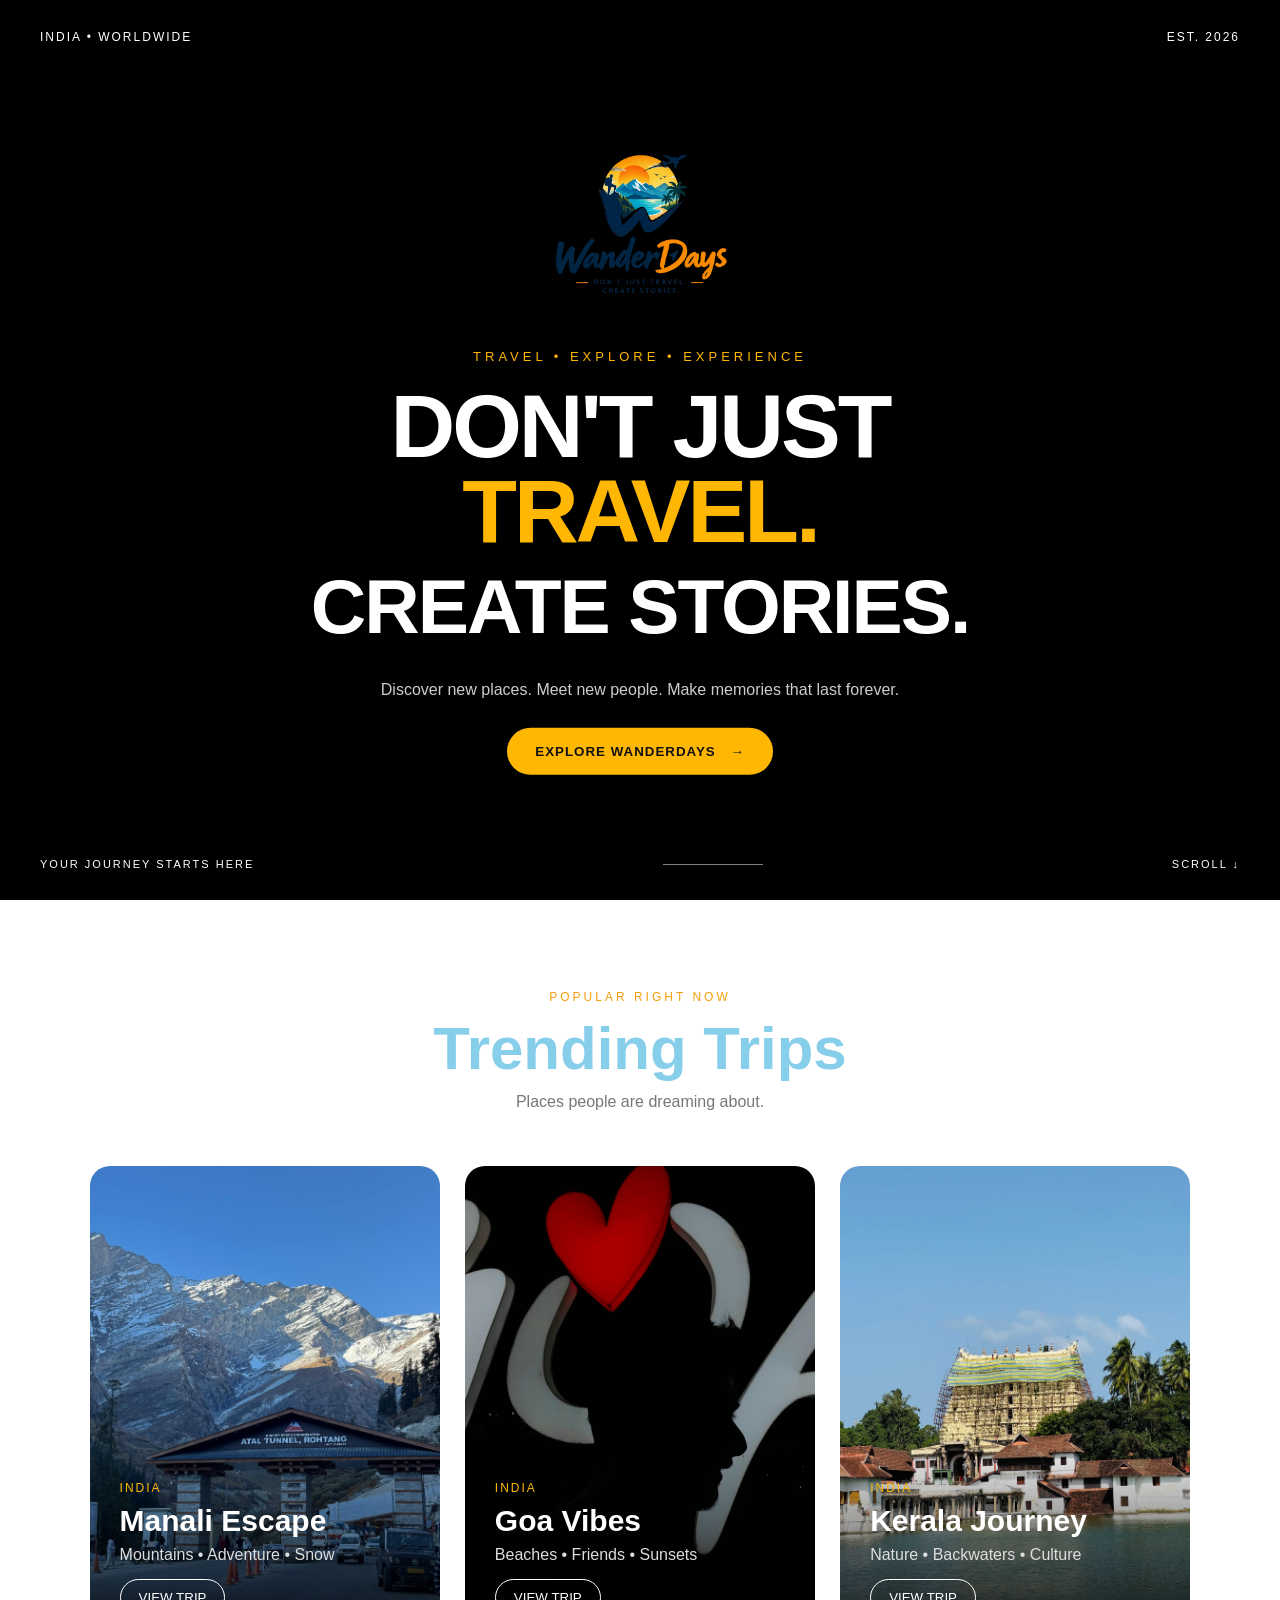
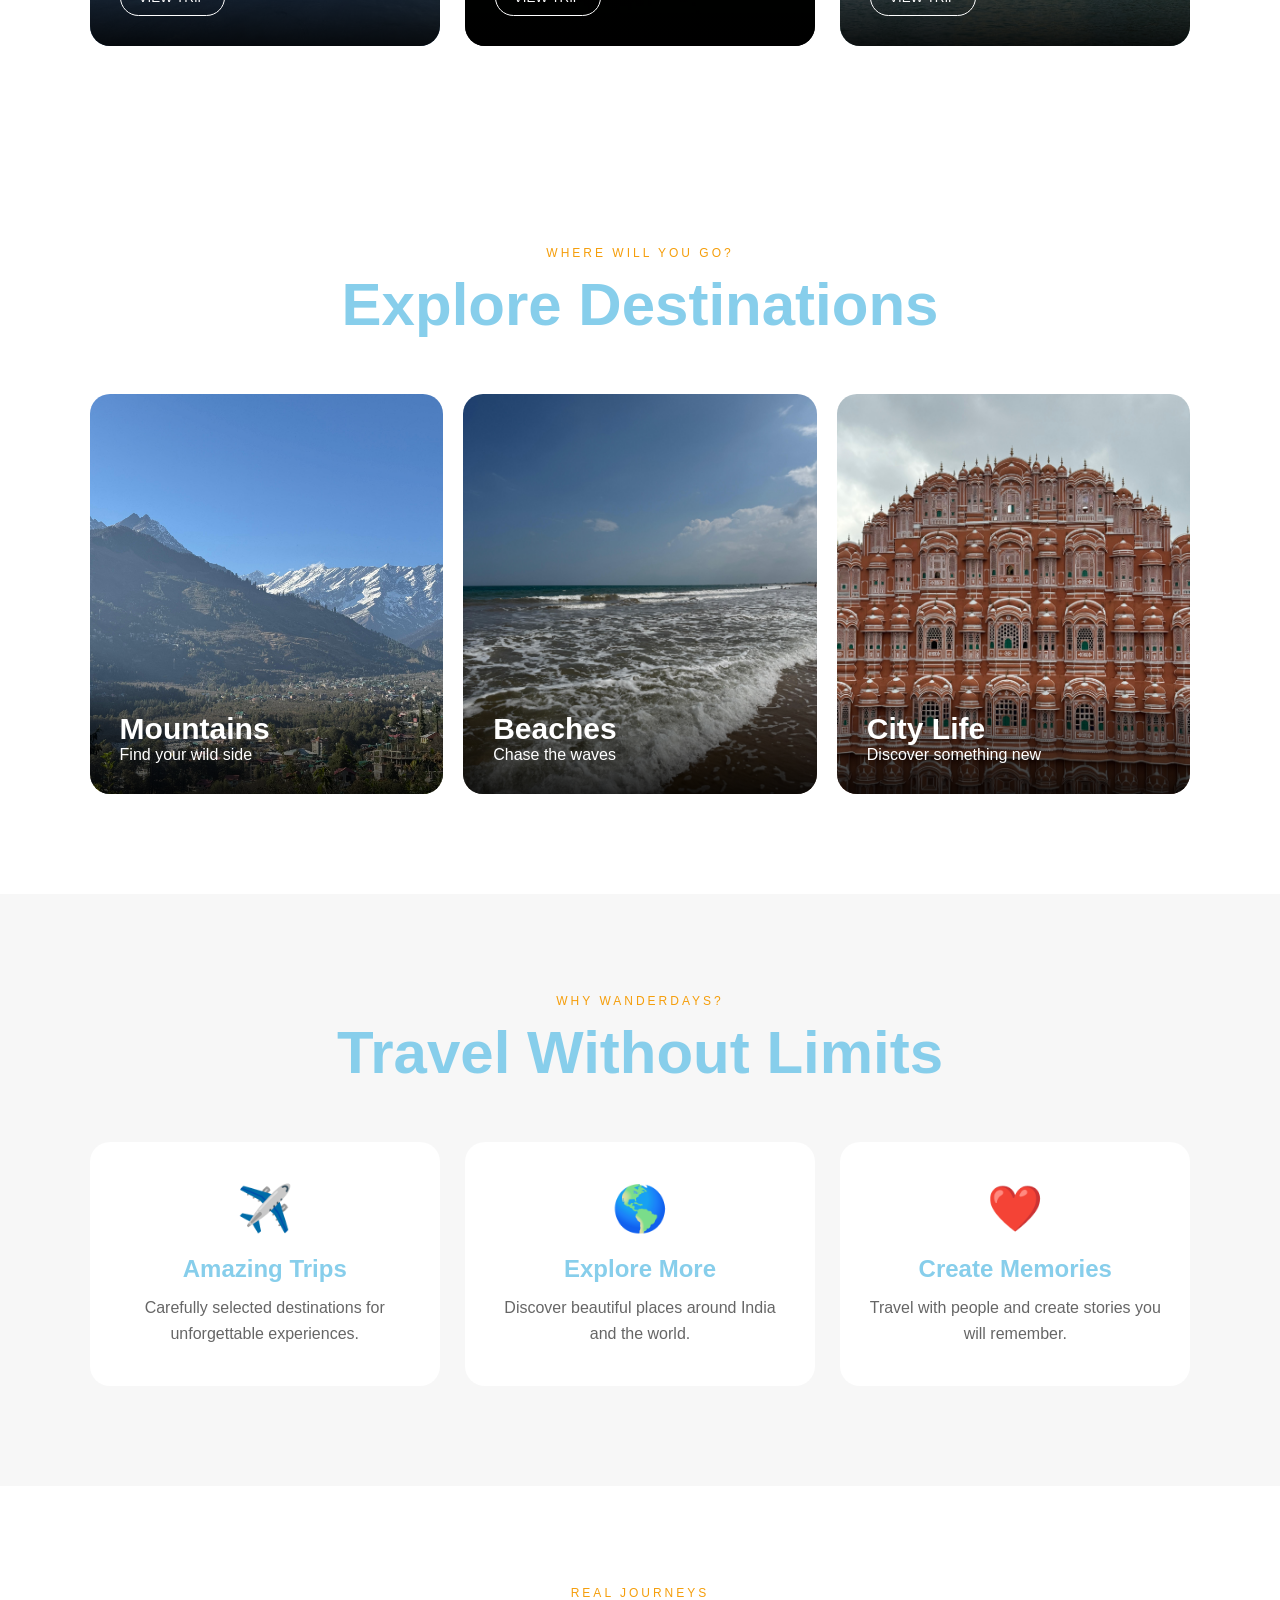
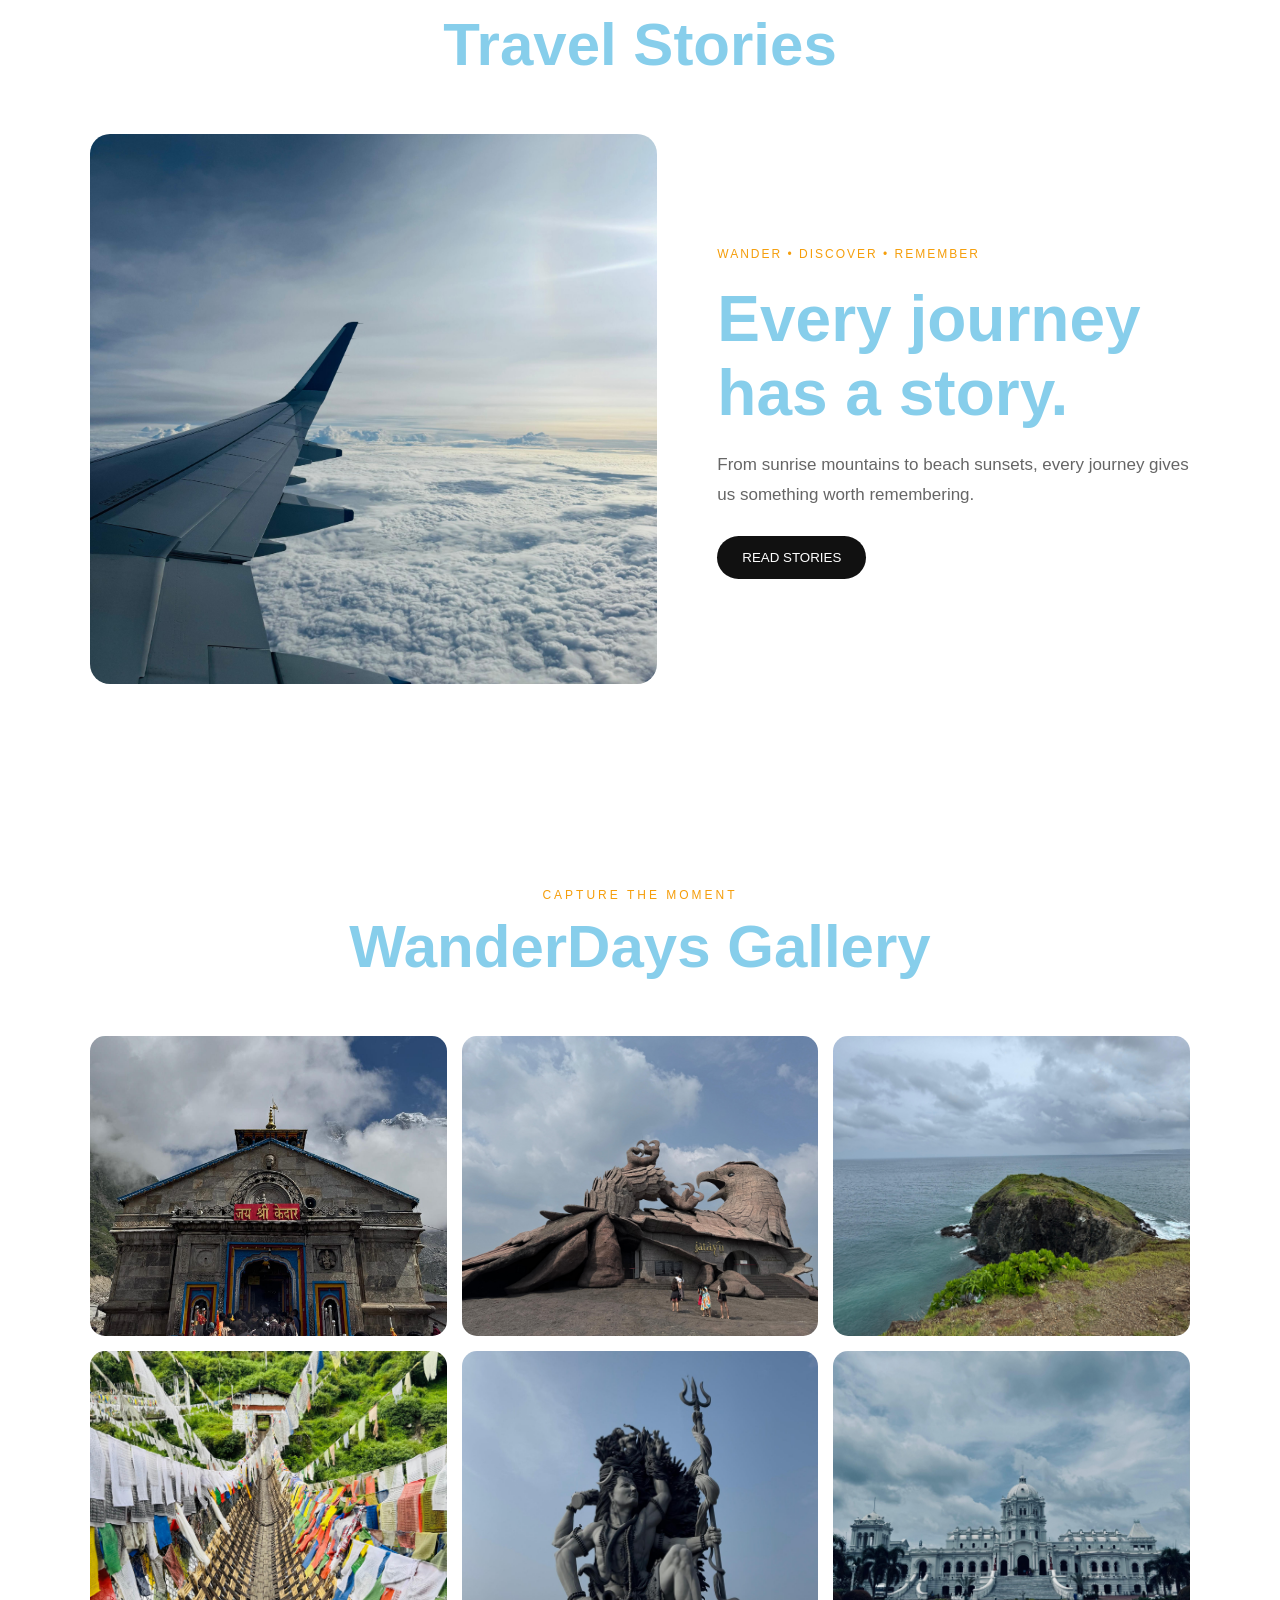
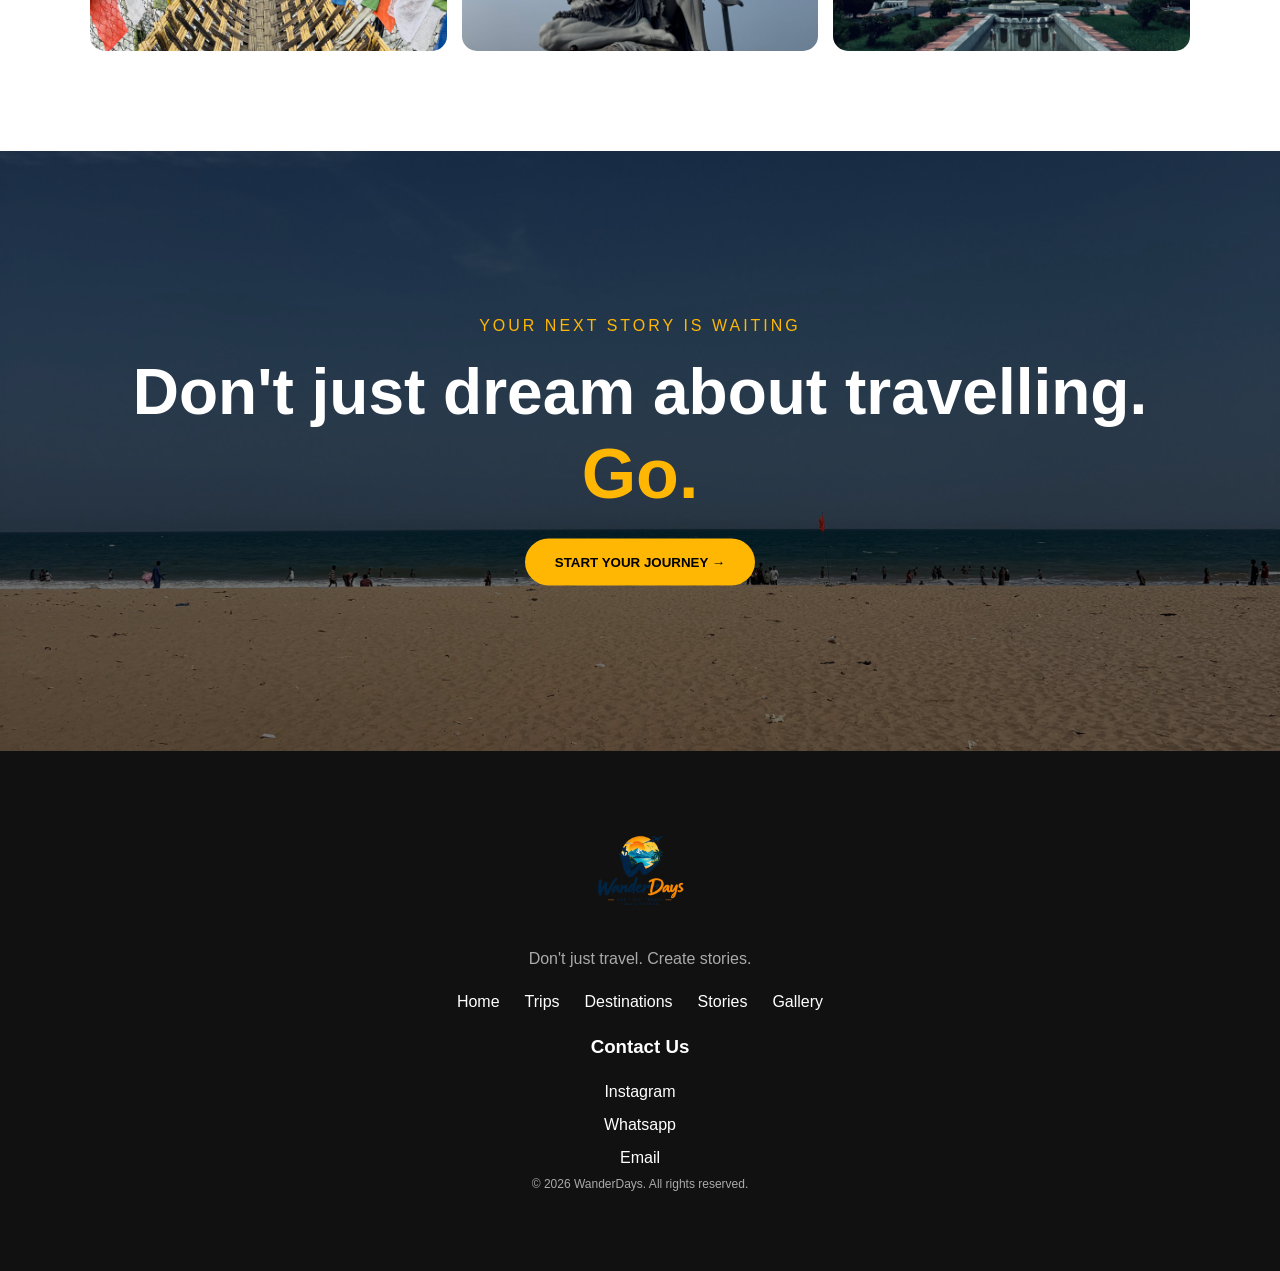
<file: index.html>
<!DOCTYPE html>
<html lang="en">

<head>
    <meta charset="UTF-8">
    <meta name="viewport" content="width=device-width, initial-scale=1.0">

    <title>WanderDays | Don't Just Travel</title>

    <link rel="stylesheet" href="./travelpage.css">
    
</head>
    
<body>
<!-- CENEMATIC INTRO------ -->

    <section class="cinematic-intro" id="intro">

        <!-- BACKGROUND VIDEO -->
        <video class="intro-video" autoplay muted loop playsinline>

            <!-- ADD YOUR INTRO VIDEO HERE -->
            <source src="beach.mp4" type="video/mp4">

        </video>

        <!-- DARK OVERLAY -->
        <div class="video-overlay"></div>


        <!-- TOP INFORMATION -->
        <div class="intro-top">

            <span>INDIA • WORLDWIDE</span>

            <span>EST. 2026</span>

        </div>


        <!-- CENTER CONTENT -->
        <div class="intro-content">

            <!-- YOUR LOGO -->
            <img
                src="logo.png"
                class="intro-logo"
                alt="WanderDays Logo">


            <p class="intro-label">
                TRAVEL • EXPLORE • EXPERIENCE
            </p>


            <h1>
                DON'T JUST
                <span>TRAVEL.</span>
            </h1>


            <h2>
                CREATE STORIES.
            </h2>


            <p class="intro-description">

                Discover new places.
                Meet new people.
                Make memories that last forever.

            </p>


            <button class="explore-button" id="exploreButton">

                EXPLORE WANDERDAYS

                <span>→</span>

            </button>

        </div>


        <!-- BOTTOM -->
        <div class="intro-bottom">

            <span>YOUR JOURNEY STARTS HERE</span>

            <div class="scroll-line"></div>

            <span>SCROLL ↓</span>

        </div>


        <!-- SKIP -->
        <button class="skip-button" id="skipButton">
            SKIP INTRO
        </button>

    </section>



    <!-- =====================================================
         MAIN WEBSITE
    ====================================================== -->

    <main id="mainWebsite">


        <!-- =================================================
             NAVBAR
        ================================================== -->

        <nav class="navbar">

            <div class="nav-logo">

                <img
                    src="logo.png"
                    alt="WanderDays">

            </div>


            <div class="nav-links">

                <a href="#home">Home</a>

                <a href="#trips">Trips</a>

                <a href="#destinations">Destinations</a>

                <a href="#stories">Stories</a>

                <a href="#gallery">Gallery</a>

                <a href="#contact">Contact</a>

            </div>


            <button class="menu-button" id="menuButton">
                ☰
            </button>

        </nav>



        <!-- =================================================
             HERO SECTION
        ================================================== -->

        <section class="hero" id="home">

            <!-- ADD YOUR HERO IMAGE HERE -->
            <img
                src="travel adventure.jpeg"
                alt="Travel Adventure"
                class="hero-image">


            <div class="hero-overlay"></div>


            <div class="hero-content">

                <p>YOUR NEXT ADVENTURE STARTS HERE</p>

                <h1>
                    Explore More.
                    <br>
                    Live More.
                </h1>

                <p>
                    Discover unforgettable destinations,
                    amazing people and experiences worth remembering.
                </p>

                <a href="#trips" class="hero-button">
                    EXPLORE TRIPS
                </a>

            </div>

        </section>



        <!-- =================================================
             TRENDING TRIPS
        ================================================== -->

        <section class="trips-section" id="trips">

            <div class="section-heading">

                <p>POPULAR RIGHT NOW</p>

                <h2>
                    Trending Trips
                </h2>

                <span>
                    Places people are dreaming about.
                </span>

            </div>


            <div class="trip-container">


                <!-- TRIP 1 -->

                <div class="trip-card">

                    <img
                        src="manali.jpeg"
                        alt="Manali">

                    <div class="trip-info">

                        <span>INDIA</span>

                        <h3>
                            Manali Escape
                        </h3>

                        <p>
                            Mountains • Adventure • Snow
                        </p>

                        <button class="trip-button">
                            VIEW TRIP
                        </button>

                    </div>

                </div>



                <!-- TRIP 2 -->

                <div class="trip-card">

                    <img
                        src="goa.jpeg"
                        alt="Goa">

                    <div class="trip-info">

                        <span>INDIA</span>

                        <h3>
                            Goa Vibes
                        </h3>

                        <p>
                            Beaches • Friends • Sunsets
                        </p>

                        <button class="trip-button">
                            VIEW TRIP
                        </button>

                    </div>

                </div>



                <!-- TRIP 3 -->

                <div class="trip-card">

                    <img
                        src="kerala.jpeg"
                        alt="Kerala">

                    <div class="trip-info">

                        <span>INDIA</span>

                        <h3>
                            Kerala Journey
                        </h3>

                        <p>
                            Nature • Backwaters • Culture
                        </p>

                        <button class="trip-button">
                            VIEW TRIP
                        </button>

                    </div>

                </div>

            </div>

        </section>



        <!-- =================================================
             DESTINATIONS
        ================================================== -->

        <section class="destinations" id="destinations">

            <div class="section-heading">

                <p>WHERE WILL YOU GO?</p>

                <h2>
                    Explore Destinations
                </h2>

            </div>


            <div class="destination-grid">


                <div class="destination-card">

                    <img
                        src="mountain.jpeg"
                        alt="Mountain Destination">

                    <div>
                        <h3>Mountains</h3>
                        <p>Find your wild side</p>
                    </div>

                </div>


                <div class="destination-card">

                    <img
                        src="beaches.jpeg"
                        alt="Beach Destination">

                    <div>
                        <h3>Beaches</h3>
                        <p>Chase the waves</p>
                    </div>

                </div>


                <div class="destination-card">

                    <img
                        src="city.jpeg"
                        alt="City Destination">

                    <div>
                        <h3>City Life</h3>
                        <p>Discover something new</p>
                    </div>

                </div>

            </div>

        </section>



        <!-- =================================================
             WHY WANDERDAYS
        ================================================== -->

        <section class="why-section">

            <div class="section-heading">

                <p>WHY WANDERDAYS?</p>

                <h2>
                    Travel Without Limits
                </h2>

            </div>


            <div class="why-container">


                <div class="why-box">

                    <div class="why-icon">
                        ✈️
                    </div>

                    <h3>
                        Amazing Trips
                    </h3>

                    <p>
                        Carefully selected destinations
                        for unforgettable experiences.
                    </p>

                </div>


                <div class="why-box">

                    <div class="why-icon">
                        🌎
                    </div>

                    <h3>
                        Explore More
                    </h3>

                    <p>
                        Discover beautiful places
                        around India and the world.
                    </p>

                </div>


                <div class="why-box">

                    <div class="why-icon">
                        ❤️
                    </div>

                    <h3>
                        Create Memories
                    </h3>

                    <p>
                        Travel with people and create
                        stories you will remember.
                    </p>

                </div>

            </div>

        </section>



        <!-- =================================================
             TRAVEL STORIES
        ================================================== -->

        <section class="stories-section" id="stories">

            <div class="section-heading">

                <p>REAL JOURNEYS</p>

                <h2>
                    Travel Stories
                </h2>

            </div>


            <div class="story-container">


                <div class="story-image">

                    <img
                        src="travel stories.jpeg"
                        alt="Travel Story">

                </div>


                <div class="story-content">

                    <span>
                        WANDER • DISCOVER • REMEMBER
                    </span>

                    <h2>
                        Every journey
                        has a story.
                    </h2>

                    <p>
                        From sunrise mountains to
                        beach sunsets, every journey
                        gives us something worth remembering.
                    </p>

                    <button class="story-button">
                        READ STORIES
                    </button>

                </div>

            </div>

        </section>



        <!-- =================================================
             GALLERY
        ================================================== -->

        <section class="gallery-section" id="gallery">

            <div class="section-heading">

                <p>CAPTURE THE MOMENT</p>

                <h2>
                    WanderDays Gallery
                </h2>

            </div>


            <div class="gallery">

                <img src="pic11.jpeg" alt="Travel">
                <img src="pic2.jpeg" alt="Travel">
                <img src="pic3.jpeg" alt="Travel">
                <img src="pic4.jpeg" alt="Travel">
                <img src="pic55.jpeg" alt="Travel">
                <img src="pic6.jpeg" alt="Travel">

            </div>

        </section>



        <!-- =================================================
             FINAL CTA
        ================================================== -->

        <section class="final-cta">

            <div class="cta-overlay"></div>

            <img
                src="travel.jpeg"
                alt="Travel">

            <div class="cta-content">

                <p>
                    YOUR NEXT STORY IS WAITING
                </p>

                <h2>
                    Don't just dream about travelling.
                </h2>

                <h3>
                    Go.
                </h3>

                <button id="startJourney">
                    START YOUR JOURNEY →
                </button>

            </div>

        </section>



        <!-- =================================================
             FOOTER
        ================================================== -->

        <footer id="contact">

            <img
                src="logo.png"
                alt="WanderDays">

            <p>
                Don't just travel. Create stories.
            </p>

            <div class="footer-links">

                <a href="#home">Home</a>

                <a href="#trips">Trips</a>

                <a href="#destinations">Destinations</a>

                <a href="#stories">Stories</a>

                <a href="#gallery">Gallery</a>

            </div>

            <div class="footer-column">
                <h3>Contact Us</h3>
                
                <a href="https://www.instagram.com/nomadic_mani/" target="_blank">
                    Instagram
                </a>

                <a href="https://wa.me/918520856159" target="_blank">
                    Whatsapp
                </a>

                <a href="mailto:manirock3241@gmail.com">
                    Email
                </a>
            </div>

            <p class="copyright">
                © 2026 WanderDays. All rights reserved.
            </p>

        </footer>


    </main>


    <!-- JAVASCRIPT -->
    <script src="./travelpage.js"></script>

</body>

</html>
</file>
<file: travelpage.css>
/* =====================================================
   BASIC RESET
===================================================== */

* {
    margin: 0;
    padding: 0;
    box-sizing: border-box;
}

html {
    scroll-behavior: smooth;
}

body {
    font-family: Arial, Helvetica, sans-serif;
    background: #ffffff;
    color:skyblue;
}


/* =====================================================
   CINEMATIC INTRO
===================================================== */

.cinematic-intro {
    position: fixed;
    inset: 0;
    width: 100%;
    height: 100vh;
    overflow: hidden;
    z-index: 9999;
    background: #000;
}


/* BACKGROUND VIDEO */

.intro-video {
    position: absolute;
    inset: 0;

    width: 100%;
    height: 100%;

    object-fit: cover;
}


/* DARK OVERLAY */

.video-overlay {
    position: absolute;
    inset: 0;

    background:
        linear-gradient(
            to bottom,
            rgba(0,0,0,0.55),
            rgba(0,0,0,0.2),
            rgba(0,0,0,0.75)
        );
}


/* TOP */

.intro-top {
    position: absolute;
    top: 30px;
    left: 40px;
    right: 40px;

    display: flex;
    justify-content: space-between;

    color: white;
    font-size: 12px;
    letter-spacing: 2px;
}


/* CENTER */

.intro-content {
    position: absolute;

    top: 50%;
    left: 50%;

    transform: translate(-50%, -50%);

    width: 90%;
    max-width: 850px;

    text-align: center;

    color: white;
}


/* LOGO */

.intro-logo {
    width: 200px;
    height: 200px;

    object-fit: contain;

    margin-bottom: 20px;

    filter: drop-shadow(0 10px 25px rgba(0,0,0,0.6));

    animation: logoAppear 1.5s ease;
}


@keyframes logoAppear {

    from {
        opacity: 0;
        transform: scale(0.7);
    }

    to {
        opacity: 1;
        transform: scale(1);
    }

}


/* LABEL */

.intro-label {
    color: #ffb703;

    font-size: 13px;

    letter-spacing: 4px;

    margin-bottom: 20px;
}


/* MAIN TITLE */

.intro-content h1 {

    font-size: clamp(45px, 7vw, 95px);

    line-height: 0.95;

    letter-spacing: -3px;
}


.intro-content h1 span {
    color: #ffb703;
}


.intro-content h2 {

    font-size: clamp(35px, 6vw, 80px);

    margin-top: 8px;

    letter-spacing: -2px;
}


/* DESCRIPTION */

.intro-description {

    max-width: 550px;

    margin: 25px auto;

    line-height: 1.7;

    color: rgba(255,255,255,0.8);
}


/* BUTTON */

.explore-button {

    border: none;

    padding: 16px 28px;

    border-radius: 50px;

    background: #ffb703;

    color: #111;

    font-weight: bold;

    letter-spacing: 1px;

    cursor: pointer;

    transition: 0.3s;
}


.explore-button span {
    margin-left: 10px;
}


.explore-button:hover {

    transform: translateY(-4px);

    background: white;
}


/* BOTTOM */

.intro-bottom {

    position: absolute;

    bottom: 30px;

    left: 40px;
    right: 40px;

    display: flex;

    justify-content: space-between;

    align-items: center;

    color: white;

    font-size: 11px;

    letter-spacing: 2px;
}


.scroll-line {

    width: 100px;

    height: 1px;

    background: rgba(255,255,255,0.5);
}


/* SKIP */

.skip-button {

    position: absolute;

    right: 30px;
    bottom: 75px;

    background: transparent;

    border: 1px solid rgba(255,255,255,0.5);

    color: white;

    padding: 8px 15px;

    font-size: 10px;

    letter-spacing: 1px;

    cursor: pointer;

    display: none;
}


/* INTRO EXIT */

.hide-intro {

    animation: introExit 1s forwards;
}


@keyframes introExit {

    to {

        opacity: 0;

        transform: scale(1.05);

        visibility: hidden;

    }

}


/* =====================================================
   NAVBAR
===================================================== */

.navbar {

    position: sticky;

    top: 0;

    z-index: 100;

    height: 80px;

    display: flex;

    align-items: center;

    justify-content: space-between;

    padding: 0 5%;

    background: white;

    box-shadow: 0 3px 15px rgba(0,0,0,0.08);
}


.nav-logo img {

    width: 65px;
}


.nav-links {

    display: flex;

    gap: 30px;
}


.nav-links a {

    color: #222;

    text-decoration: none;

    font-size: 14px;

    font-weight: bold;

    transition: 0.3s;
}


.nav-links a:hover {

    color: #f59e0b;
}


.menu-button {

    display: none;

    border: none;

    background: none;

    font-size: 25px;

    cursor: pointer;
}


/* =====================================================
   HERO
===================================================== */

.hero {

    height: 90vh;

    position: relative;

    overflow: hidden;
}


.hero-image {

    width: 100%;
    height: 100%;

    object-fit: cover;
}


.hero-overlay {

    position: absolute;

    inset: 0;

    background:
        linear-gradient(
            90deg,
            rgba(0,0,0,0.7),
            transparent
        );
}


.hero-content {

    position: absolute;

    top: 50%;
    left: 8%;

    transform: translateY(-50%);

    color: white;

    max-width: 650px;
}


.hero-content p:first-child {

    color: #ffb703;

    letter-spacing: 3px;

    font-size: 13px;
}


.hero-content h1 {

    font-size: clamp(50px, 7vw, 90px);

    line-height: 0.95;

    margin: 20px 0;
}


.hero-content p {

    line-height: 1.7;

    max-width: 500px;
}


.hero-button {

    display: inline-block;

    margin-top: 25px;

    padding: 15px 25px;

    background: #ffb703;

    color: #111;

    text-decoration: none;

    font-weight: bold;

    border-radius: 30px;
}


/* =====================================================
   COMMON SECTION
===================================================== */

section:not(.cinematic-intro):not(.hero) {

    padding: 100px 7%;
}


.section-heading {

    text-align: center;

    margin-bottom: 55px;
}


.section-heading p {

    color: #f59e0b;

    font-size: 12px;

    letter-spacing: 3px;

    margin-bottom: 10px;
}


.section-heading h2 {

    font-size: clamp(35px, 5vw, 60px);

    margin-bottom: 10px;
}


.section-heading span {

    color: #777;
}


/* =====================================================
   TRIPS
===================================================== */

.trip-container {

    display: grid;

    grid-template-columns:
        repeat(3, 1fr);

    gap: 25px;
}


.trip-card {

    position: relative;

    height: 480px;

    overflow: hidden;

    border-radius: 20px;

    cursor: pointer;
}


.trip-card img {

    width: 100%;
    height: 100%;

    object-fit: cover;

    transition: 0.5s;
}


.trip-card:hover img {

    transform: scale(1.08);
}


.trip-info {

    position: absolute;

    left: 0;
    right: 0;
    bottom: 0;

    padding: 30px;

    color: white;

    background:
        linear-gradient(
            transparent,
            rgba(0,0,0,0.9)
        );
}


.trip-info span {

    color: #ffb703;

    font-size: 12px;

    letter-spacing: 2px;
}


.trip-info h3 {

    font-size: 30px;

    margin: 8px 0;
}


.trip-info p {

    color: #ddd;

    margin-bottom: 15px;
}


.trip-button {

    padding: 10px 18px;

    border: 1px solid white;

    background: transparent;

    color: white;

    cursor: pointer;

    border-radius: 20px;
}


/* =====================================================
   DESTINATIONS
===================================================== */

.destination-grid {

    display: grid;

    grid-template-columns:
        repeat(3, 1fr);

    gap: 20px;
}


.destination-card {

    height: 400px;

    position: relative;

    overflow: hidden;

    border-radius: 20px;
}


.destination-card img {

    width: 100%;
    height: 100%;

    object-fit: cover;

    transition: 0.5s;
}


.destination-card:hover img {

    transform: scale(1.1);
}


.destination-card div {

    position: absolute;

    bottom: 0;

    padding: 30px;

    width: 100%;

    color: white;

    background:
        linear-gradient(
            transparent,
            rgba(0,0,0,0.8)
        );
}


.destination-card h3 {

    font-size: 30px;
}


/* =====================================================
   WHY SECTION
===================================================== */

.why-section {

    background: #f7f7f7;
}


.why-container {

    display: grid;

    grid-template-columns:
        repeat(3, 1fr);

    gap: 25px;

    text-align: center;
}


.why-box {

    padding: 40px 25px;

    background: white;

    border-radius: 20px;

    transition: 0.3s;
}


.why-box:hover {

    transform: translateY(-8px);

    box-shadow:
        0 15px 40px rgba(0,0,0,0.1);
}


.why-icon {

    font-size: 45px;

    margin-bottom: 20px;
}


.why-box h3 {

    font-size: 24px;

    margin-bottom: 12px;
}


.why-box p {

    color: #666;

    line-height: 1.6;
}


/* =====================================================
   STORIES
===================================================== */

.story-container {

    display: grid;

    grid-template-columns:
        1.2fr 1fr;

    gap: 60px;

    align-items: center;
}


.story-image img {

    width: 100%;

    height: 550px;

    object-fit: cover;

    border-radius: 20px;
}


.story-content span {

    color: #f59e0b;

    letter-spacing: 2px;

    font-size: 12px;
}


.story-content h2 {

    font-size: clamp(40px,5vw,65px);

    margin: 20px 0;
}


.story-content p {

    color: #666;

    line-height: 1.8;

    font-size: 17px;
}


.story-button {

    margin-top: 25px;

    padding: 14px 25px;

    border: none;

    background: #111;

    color: white;

    border-radius: 30px;

    cursor: pointer;
}


/* =====================================================
   GALLERY
===================================================== */

.gallery {

    display: grid;

    grid-template-columns:
        repeat(3, 1fr);

    gap: 15px;
}


.gallery img {

    width: 100%;

    height: 300px;

    object-fit: cover;

    border-radius: 15px;

    transition: 0.4s;

    cursor: pointer;
}


.gallery img:hover {

    transform: scale(1.03);
}


/* =====================================================
   FINAL CTA
===================================================== */

.final-cta {

    position: relative;

    height: 600px;

    overflow: hidden;

    padding: 0 !important;
}


.final-cta > img {

    width: 100%;
    height: 100%;

    object-fit: cover;
}


.cta-overlay {

    position: absolute;

    inset: 0;

    z-index: 1;

    background: rgba(0,0,0,0.55);
}


.cta-content {

    position: absolute;

    z-index: 2;

    top: 50%;
    left: 50%;

    transform: translate(-50%,-50%);

    text-align: center;

    color: white;

    width: 90%;
}


.cta-content p {

    color: #ffb703;

    letter-spacing: 3px;
}


.cta-content h2 {

    font-size: clamp(35px,5vw,65px);

    margin: 20px 0 5px;
}


.cta-content h3 {

    font-size: 70px;

    color: #ffb703;
}


.cta-content button {

    margin-top: 25px;

    padding: 16px 30px;

    border: none;

    border-radius: 30px;

    background: #ffb703;

    font-weight: bold;

    cursor: pointer;
}


/* =====================================================
   FOOTER
===================================================== */

footer {

    background: #111;

    color: white;

    text-align: center;

    padding: 70px 20px;
}


footer img {

    width: 100px;

    margin-bottom: 15px;
}


footer p {

    color: #aaa;

    margin: 10px;
}


.footer-links {

    margin: 25px 0;

    display: flex;

    justify-content: center;

    gap: 25px;

    flex-wrap: wrap;
}


.footer-links a {

    color: white;

    text-decoration: none;
}


.copyright {

    font-size: 12px;
}

/* contact us */

.footer-content {
     display: flex;
     justify-content: center;
     gap: 180px;
}

.footer-column {
    display: flex;
    flex-direction: column;
    gap: 15px;
}

.footer-column h3 {
    margin-bottom: 10px;
}

.footer-column a {
    text-decoration: none;
    color: white;
}


/* =====================================================
   MOBILE
===================================================== */

@media (max-width: 768px) {

    .nav-links {

        display: none;

        position: absolute;

        top: 80px;
        left: 0;
        right: 0;

        background: white;

        flex-direction: column;

        padding: 25px;
    }


    .nav-links.active {

        display: flex;
    }


    .menu-button {

        display: block;
    }


    .trip-container,
    .destination-grid,
    .why-container,
    .gallery {

        grid-template-columns: 1fr;
    }


    .story-container {

        grid-template-columns: 1fr;

        gap: 30px;
    }


    .story-image img {

        height: 400px;
    }


    .intro-top {

        left: 20px;
        right: 20px;
    }


    .intro-bottom {

        left: 20px;
        right: 20px;
    }


    .intro-bottom span:first-child {

        display: none;
    }

}
</file>
